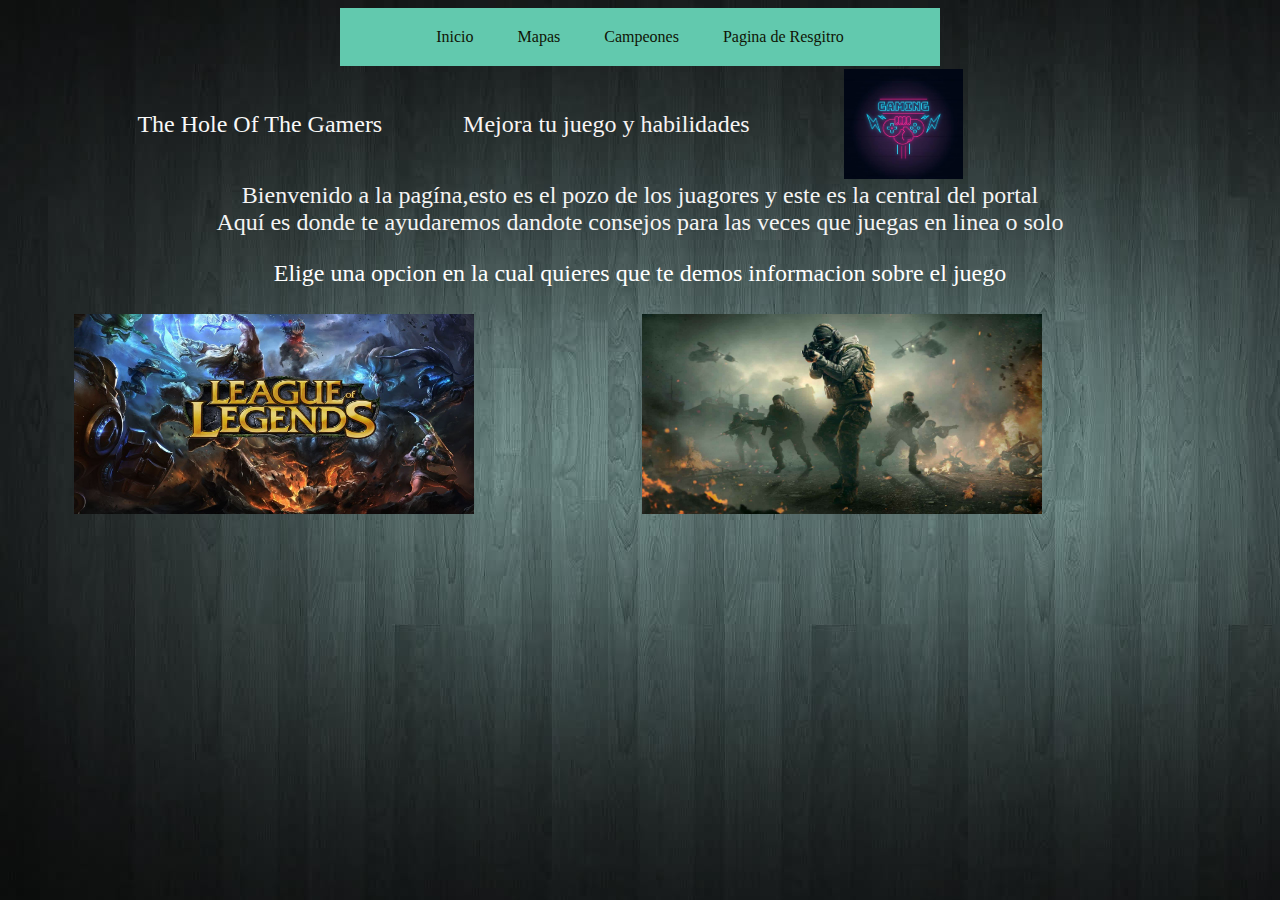
<file: index.HTML>
<!doctype html>
<html>
<head>
<meta charset="utf-8">
<title>Bienvenido Jugador </title>
<meta http-equiv="Content-Type" content="text/html; charset=utf-8"/>	
<link rel="stylesheet" type="text/css" href="css/Estilos.css">
</head>	
<body background="Imagenes/Fondo1.jpg"><center>  
	<ul class="menu">
		<li><a href="Paginas/Practica 7 Portal .HTML">Inicio</a></li>
		<li><a href="Paginas/Pagina secundaria lol.html">Mapas</a></li>
		<li><a href="Paginas/Campeones.html">Campeones</a></li>
		<li><a href="Paginas/FR.html">Pagina de Resgitro</a></li>
	</ul></center>
	<table align="center" width="80%">
	<tr>
		<td><font color="#F8F8F8" title="50%" size="+2">The Hole Of The Gamers</font></td>
		<td><font color="#F7F4F4" size="+2">Mejora tu juego y habilidades</font></td>
		<td width="30%"> <img src="Imagenes/IMG-20200402-WA0005.jpg" align="center" alt="logo"  width="40%"></td>
			</tr>
	</table>
	
	<center>
		<font color="#F4F4F4" size="+2"><hr3>Bienvenido a la pagína,esto es el pozo de los juagores y este es la central del portal</hr3><br>
			<hr4>Aquí es donde te ayudaremos dandote consejos para las veces que juegas en linea o solo  </hr4>
		</font>
		<font color="#FFFFFF" size="+2"> 	<p>Elige una opcion en la cual quieres que te demos informacion sobre el juego</p>
		</font></center>
		<table border="0" align="center" width="90%">
			<tr>
			<td><a href="Paginas/Pagina secundaria lol.html" >
				<img src="Imagenes/Lolsito.jpg" alt="Imagen de League of Legends" width="400" height="200"> </a></td>
			<td><a href="Paginas/Contruccion.html">
				<img src="Imagenes/cod.jpg" alt="Imagen de COD Mobile" width="400" height="200"></a></td>
			</tr>
		</table>
	
	
</body>
</html>
</file>
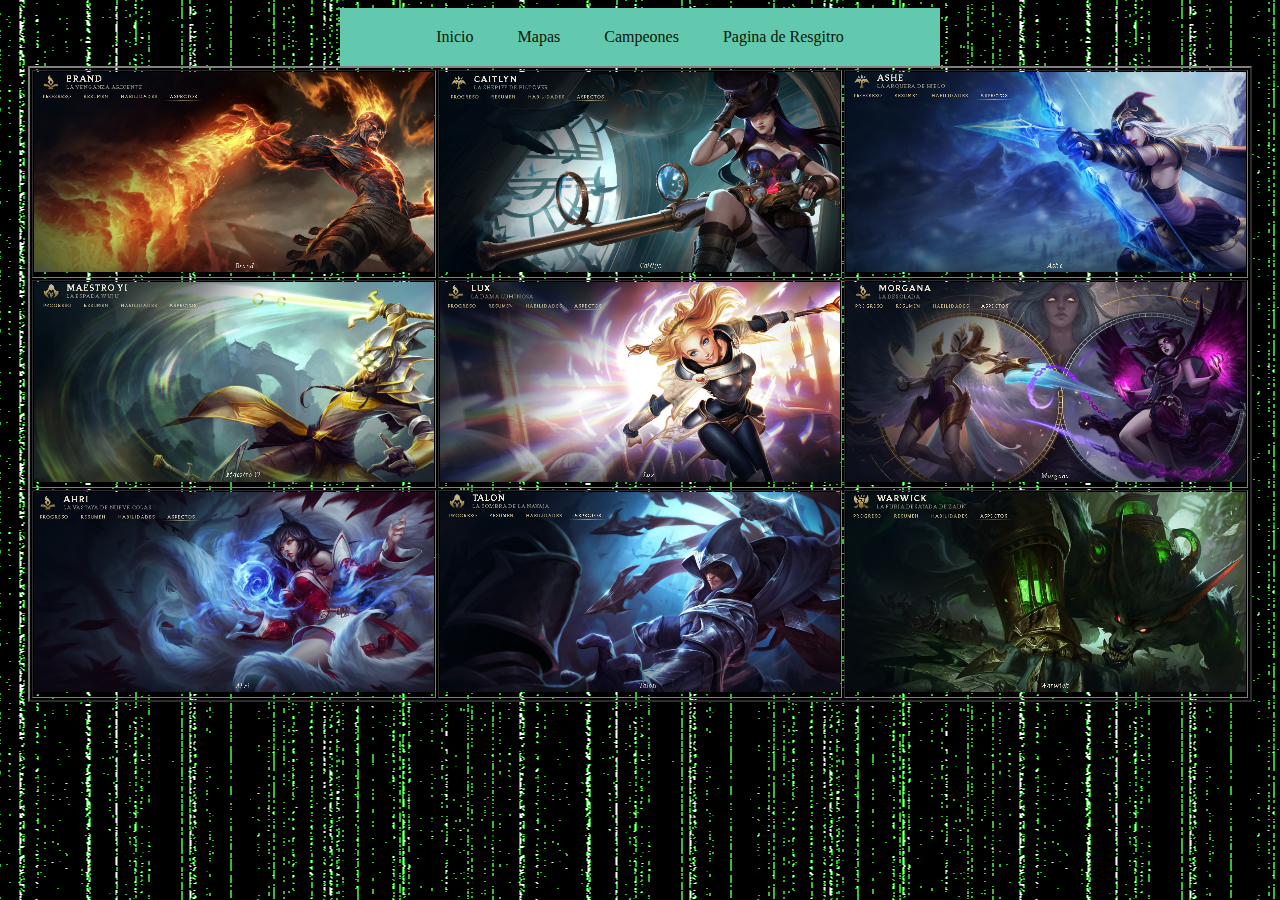
<file: Paginas/Campeones.html>
<!doctype html>
<html>
<head>
<meta charset="utf-8">
<title>Campeones</title>
<meta http-equiv="Content-Type" content="text/html; charset=utf-8"/>
	<link rel="stylesheet" type="text/css" href="../css/Estilos.css">
</head>

<body background="../Imagenes/Fondo%20animado.gif">
	<center>
	<ul class="menu">
		<li><a href="../index.HTML">Inicio</a></li>
		<li><a href="Pagina secundaria lol.html">Mapas</a></li>
		<li><a href="Campeones.html">Campeones</a></li>
		<li><a href="FR.html">Pagina de Resgitro</a></li>
	</ul></center>
	<table align="center" border="2"><tr>
			<td><img src="../Imagenes/Brand.png" width="400" height="200"></td>
			<td><img src="../Imagenes/Caitlyn.png" width="400" height="200"></td>
			<td><img src="../Imagenes/Ashe.png" width="400" height="200"></td>
		</tr><tr>
			<td><img src="../Imagenes/Yi.png" width="400" height="200"></td>
			<td><img src="../Imagenes/Lux.png" width="400" height="200"></td>
			<td><img src="../Imagenes/Morgana.png" width="400" height="200"></td>
		</tr><tr>
		<td><img src="../Imagenes/Ahri.png" width="400" height="200"></td>
		<td><img src="../Imagenes/Talon.png" width="400" height="200"></td>
		<td><img src="../Imagenes/Warwick.png" width="400" height="200"></td>
		</tr>
		
	
	</table>
	
</body>
</html>
</file>
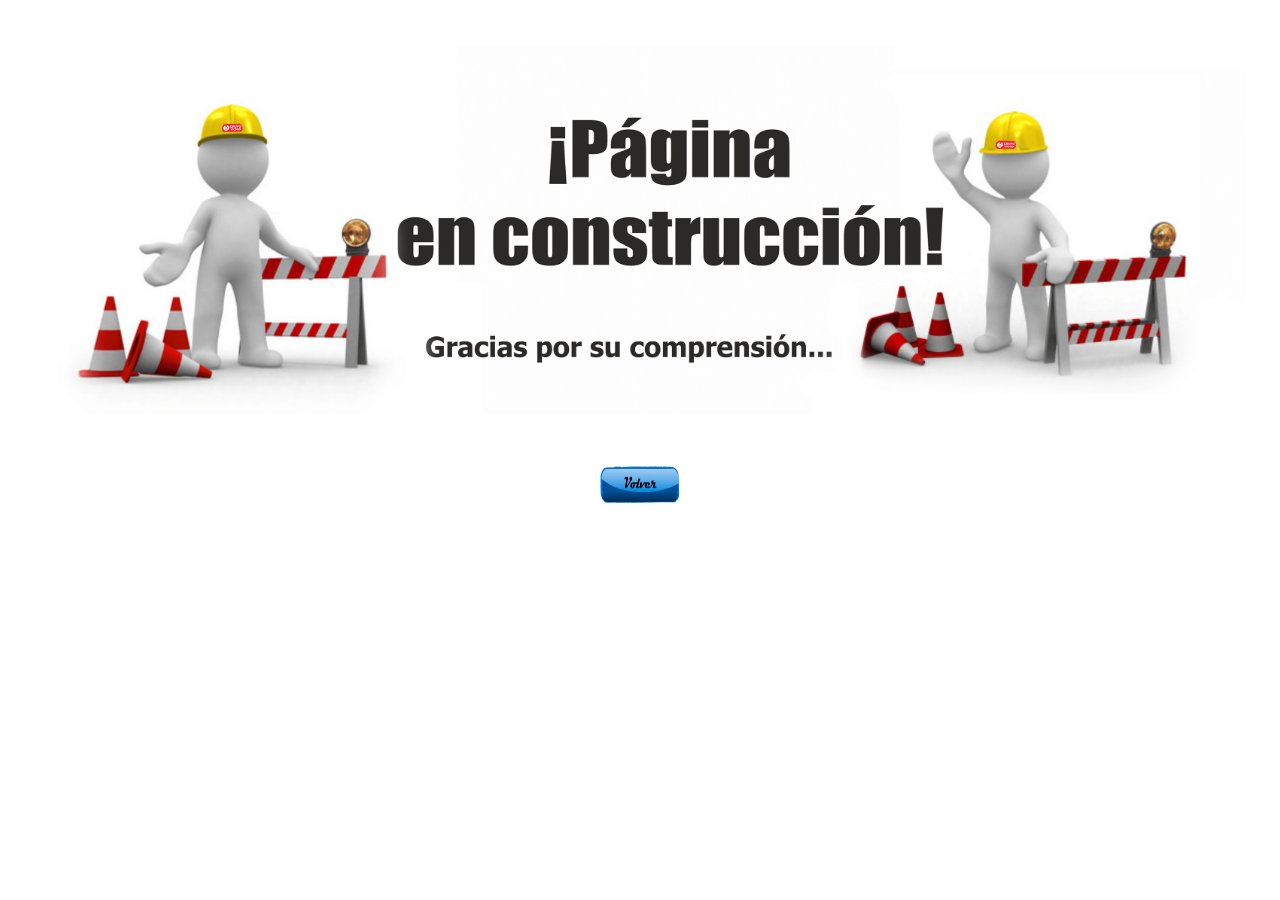
<file: Paginas/Contruccion.html>
<!doctype html>
<html>
<head>
<meta charset="utf-8">
<meta http-equiv="Content-Type" content="text/html; charset=utf-8"/>
<title>EN CONSTRUCCION</title>
<img src="../Imagenes/Contruccion.png" alt="Pagina en contrucción" width="100%" height="100%">
<body>
	<center><a href="../index.HTML"><img src="../Imagenes/Boton1.png" alt="Imagen de Volver" width="100" height="50"></a></center>
</body>
	</head>
	</html>
</file>
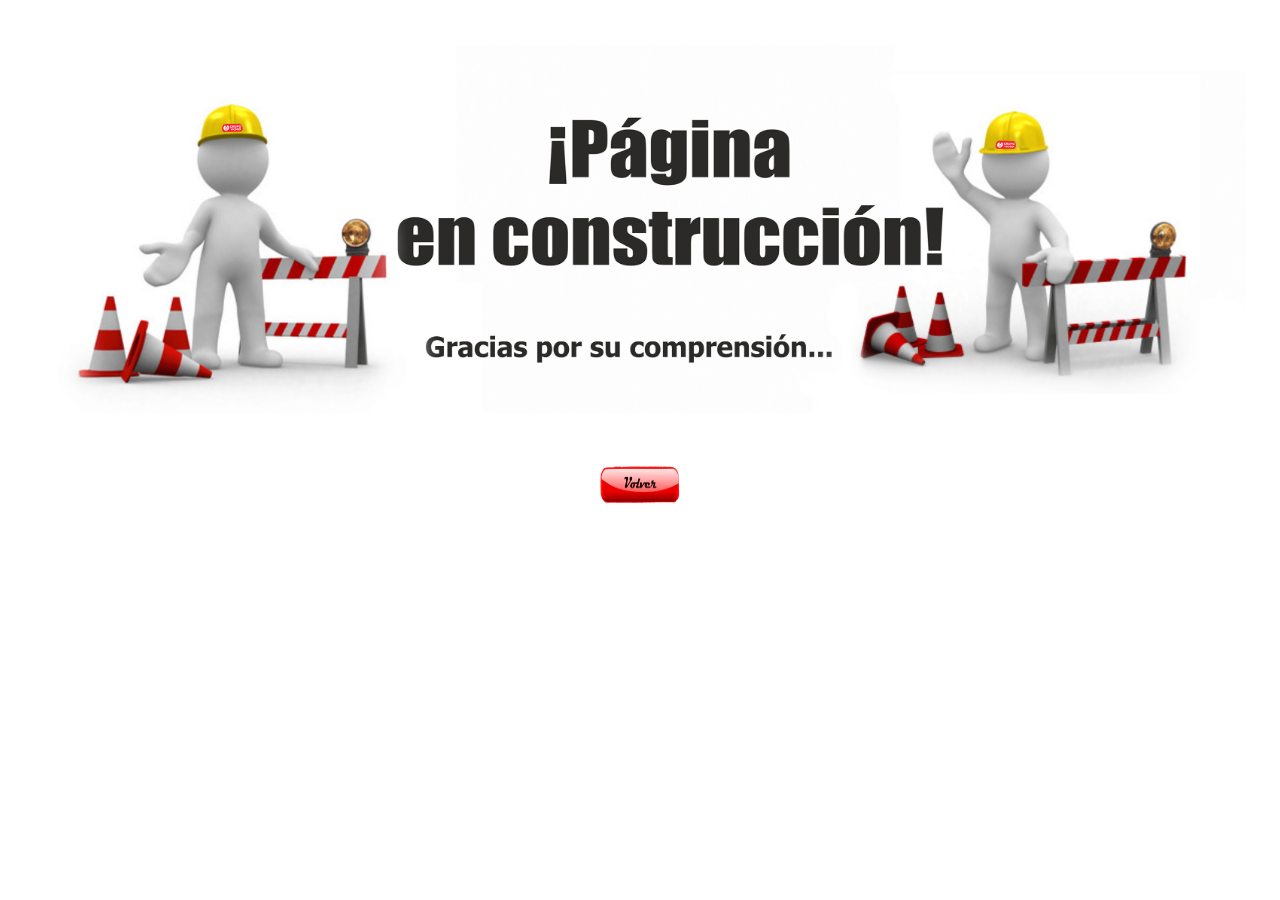
<file: Paginas/Contruccion2.html>
<!doctype html>
<html>
<head>
<meta charset="utf-8">
<meta http-equiv="Content-Type" content="text/html; charset=utf-8"/>
<title>EN CONSTRUCCION</title>
<img src="../Imagenes/Contruccion.png" alt="Pagina en contrucción" width="100%" height="100%">
<body>
	<center><a href="../index.HTML"><img src="../Imagenes/Boton2.png" alt="Imagen de Volver" width="100" height="50"></a></center>
</body>
	</head>
	</html>
</file>
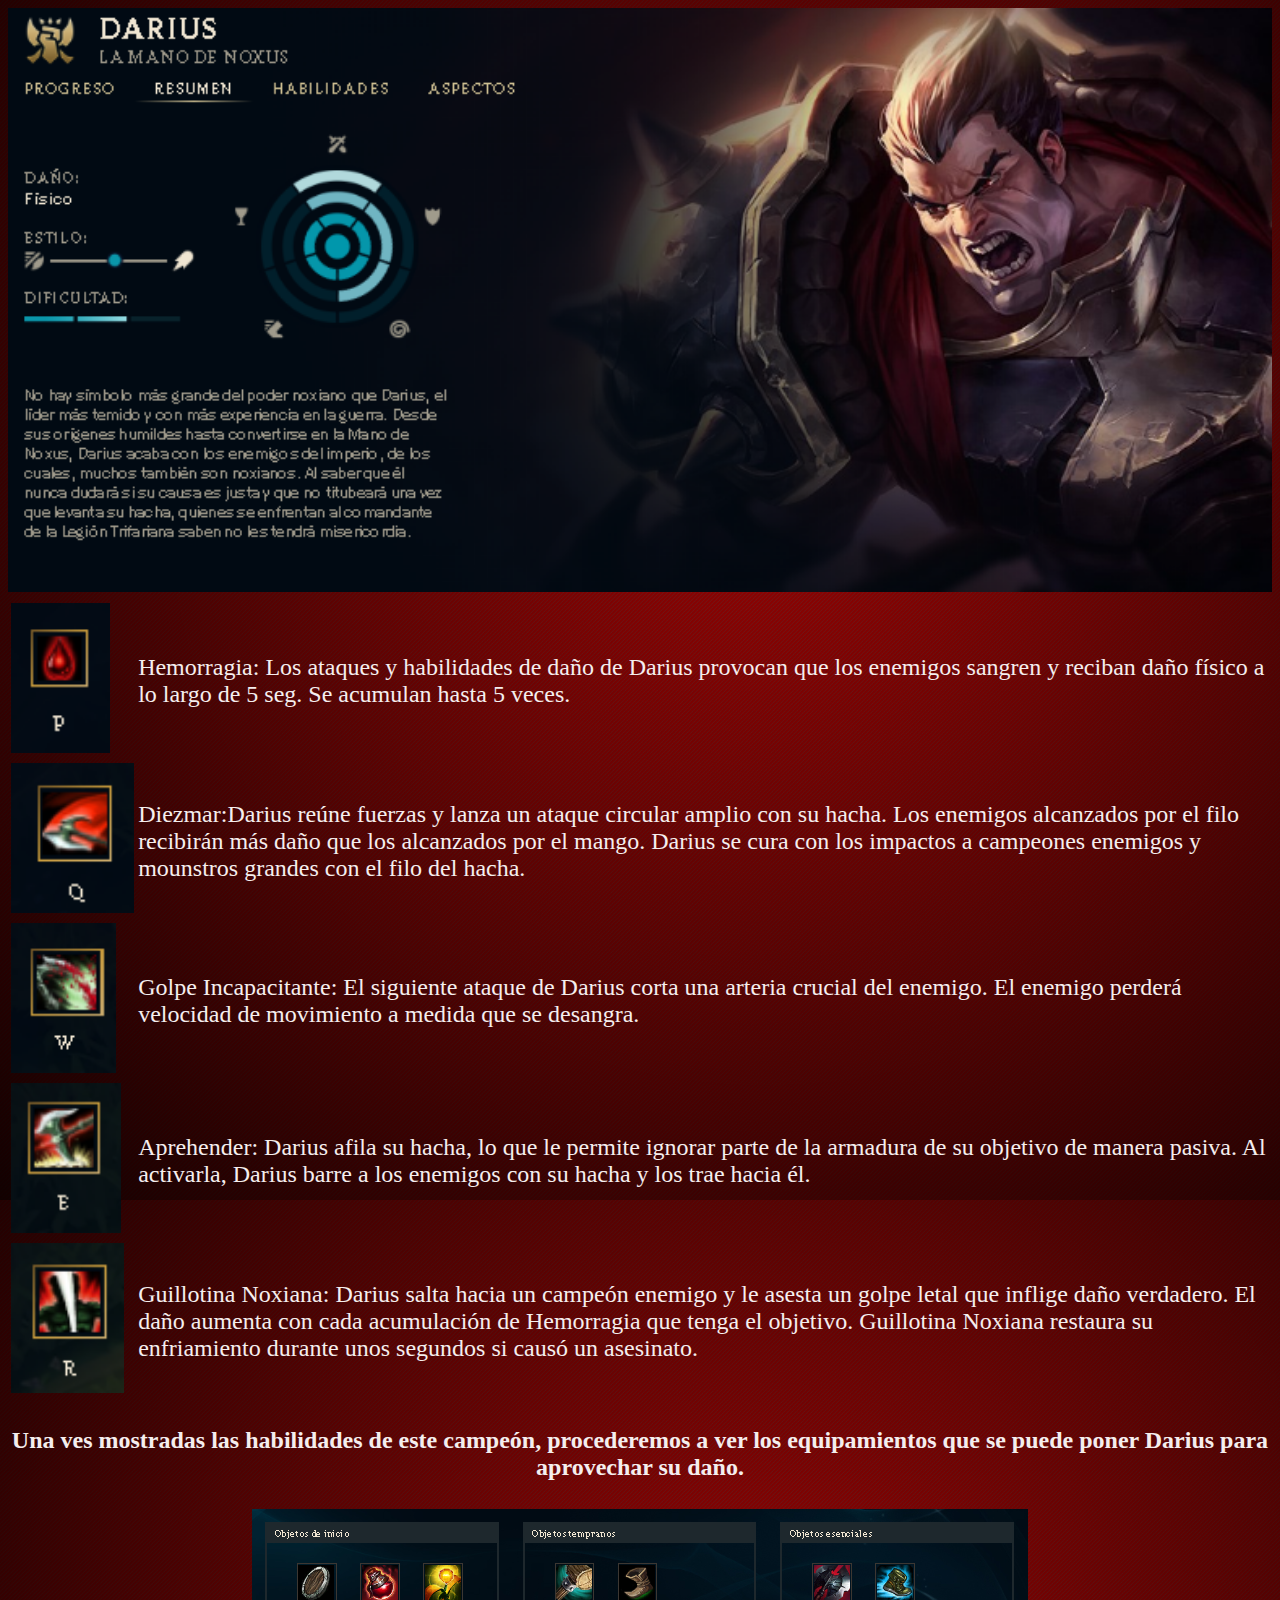
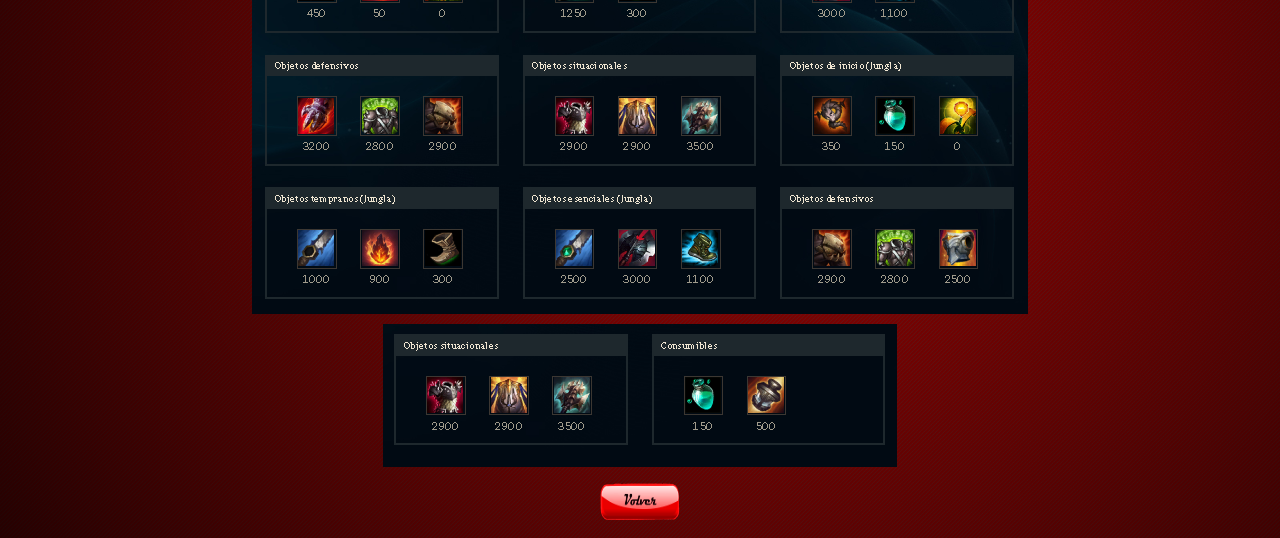
<file: Paginas/Darius.html>
<!doctype html>
<html>
<head>
<meta charset="utf-8">
<title>Darius</title>
</head>

<body background="../Imagenes/Fondo2.jpg">
	<img src="../Imagenes/Darius.jpg" alt="Imagen de especificaciones de Darius" height="100%" width="100%" aling="center">
	<font color="#F5EEEE" size="+2">
	<table><tr>
		<tr><td><img src="../Imagenes/Darius%20Pasiva.png" alt="Pasiva Darius" height="150"></td>
		<td><p>Hemorragia: Los ataques y habilidades de daño de Darius provocan que los enemigos sangren y reciban daño físico a lo largo de 5 seg. Se acumulan hasta 5 veces.</p></td></tr>
		<tr><td><img src="../Imagenes/Darius%20Q.png" alt="Habilidad Q darius" height="150"></td>
		<td><p>Diezmar:Darius reúne fuerzas y lanza un ataque circular amplio con su hacha. Los enemigos alcanzados por el filo recibirán más daño que los alcanzados por el mango. Darius se cura con los impactos a campeones enemigos y mounstros grandes con el filo del hacha.</p></td></tr>
		<tr><td><img src="../Imagenes/Darius%20W.png" alt="Habilidad W Darius" height="150"></td>
		<td><p> Golpe Incapacitante: El siguiente ataque de Darius corta una arteria crucial del enemigo. El enemigo perderá velocidad de movimiento a medida que se desangra.</p></td></tr>
		<tr><td><img src="../Imagenes/Darius%20E.png" alt="Hbailidad E Darius" height="150"></td>
		<td><p>Aprehender: Darius afila su hacha, lo que le permite ignorar parte de la armadura de su objetivo de manera pasiva. Al activarla, Darius barre a los enemigos con su hacha y los trae hacia él.</p></td></tr>
		<tr><td><img src="../Imagenes/Darius%20R.png" alt="Habilidad R dairus" height="150"></td>
		<td><p>Guillotina Noxiana: Darius salta hacia un campeón enemigo y le asesta un golpe letal que inflige daño verdadero. El daño aumenta con cada acumulación de Hemorragia que tenga el objetivo. Guillotina Noxiana restaura su enfriamiento durante unos segundos si causó un asesinato.</p></td></tr>
		<tr><th colspan="2"><p>Una ves mostradas las habilidades de este campeón, procederemos a ver los equipamientos que se puede poner Darius para aprovechar su daño.</p></th></tr>
		<tr><th colspan="2"><img src="../Imagenes/Darius%20Equipamiento.png" alt="Objetos recomendados Darius"></th></tr>
		<tr><th colspan="2"><img src="../Imagenes/Darius%20Equipamiento1.png" alt="Objeto recomendados Darius 1"></th></tr>
		
		
		</tr></table>
	
	</font>
	
	<center><a href="Pagina secundaria lol.html"><img src="../Imagenes/Boton2.png" alt="Imagen de volver" width="100" height="50"></a></center>
</body>
</html>
</file>
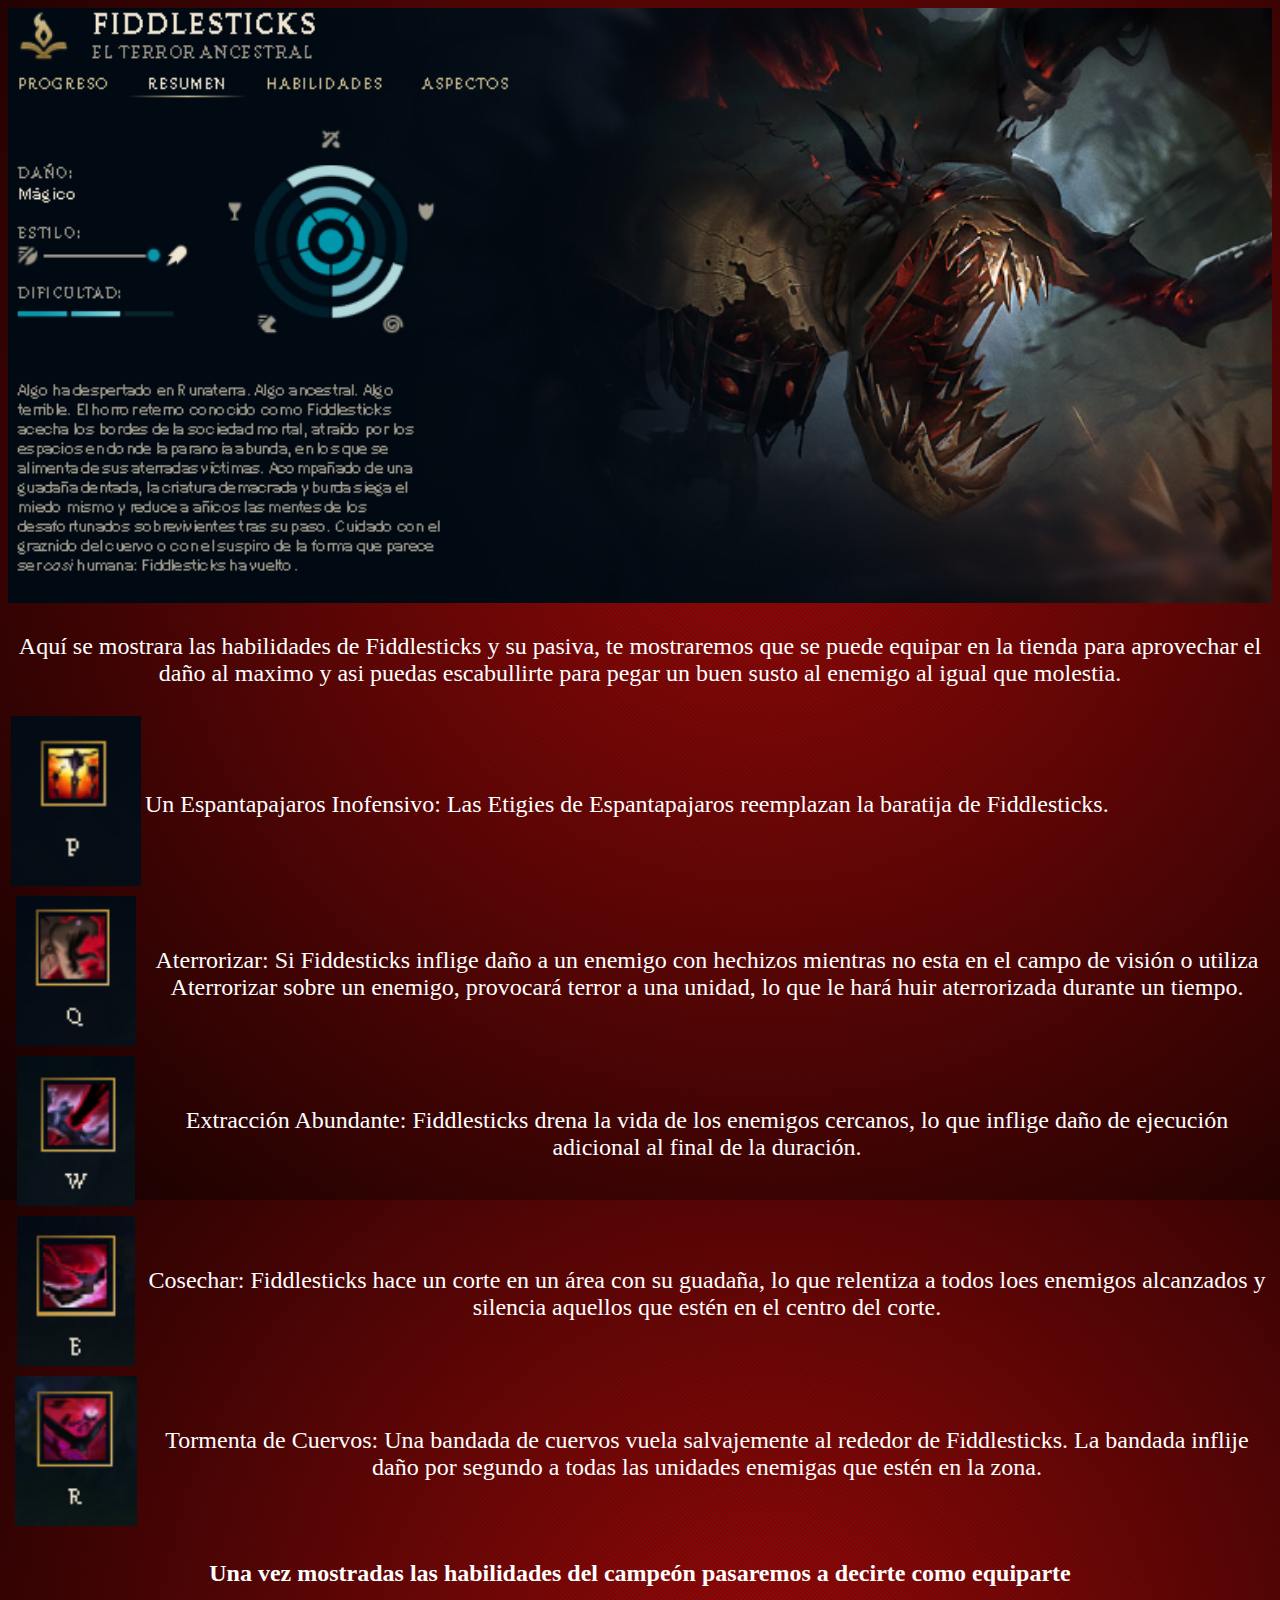
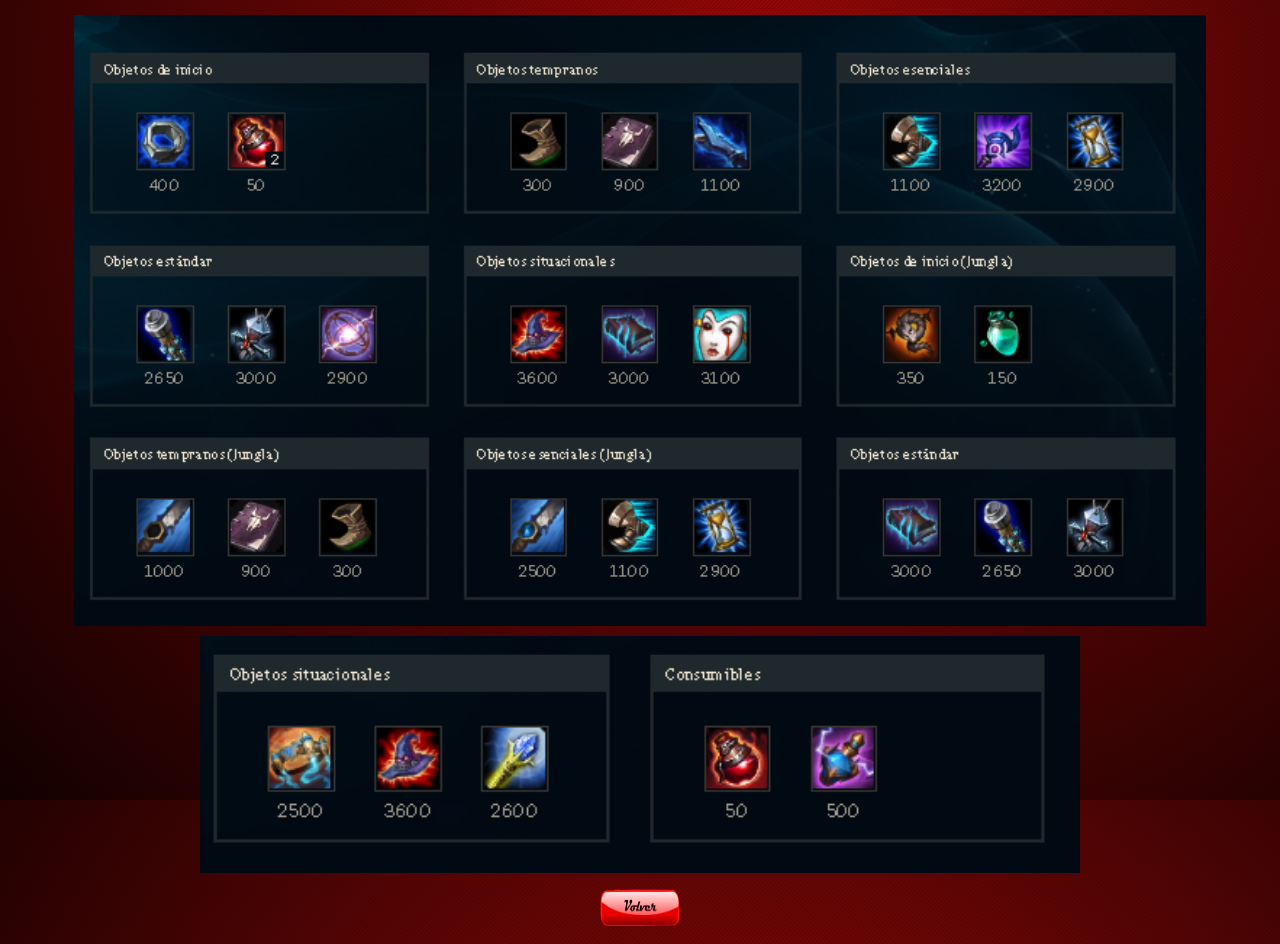
<file: Paginas/Fiddlestick.html>
<!doctype html>
<html>
<head>
<meta charset="utf-8">
<title>Fiddelstick</title>
</head>

<body background="../Imagenes/Fondo2.jpg">
	
	<img src="../Imagenes/Fiddlestick.jpg" alt="Imagen de especificaciones de Fiddelstick" aling="center" height="100%" width="100%">
	<font color="#FFFFFF" size="+2"><p align="center"> Aquí se mostrara las habilidades de Fiddlesticks y su pasiva, te mostraremos que se puede equipar en la tienda para aprovechar el daño al maximo y asi puedas escabullirte para pegar un buen susto al enemigo al igual que molestia. </p>
	
	<table>
		<tr>
			<tr><td><img src="../Imagenes/Pasiva%20Fide.png" alt="Pasiva" height="170"></td>
		<td><p>Un Espantapajaros Inofensivo: Las Etigies de Espantapajaros reemplazan la baratija de Fiddlesticks.</p></td></tr>
			<tr align="center">
			<td><img src="../Imagenes/Fide%20habilidades%20Q.png" alt="Q" height="150"></td> <td><p>Aterrorizar: Si Fiddesticks inflige daño a un enemigo con hechizos mientras no esta en el campo de visión o utiliza Aterrorizar sobre un enemigo, provocará terror a una unidad, lo que le hará huir aterrorizada durante un tiempo.</p> </td>
		</tr>
		<tr align="center"><td><img src="../Imagenes/Fide%20habilidad%20W.png" alt="W" height="150"></td>
			<td><p>Extracción Abundante: Fiddlesticks drena la vida de los enemigos cercanos, lo que inflige daño de ejecución adicional al final de la duración.</p></td></tr>
		<tr align="center"> <td><img src="../Imagenes/Fide%20habilidad%20E.png" alt="Fide Habilidad E" height="150"></td>
		<td> <p>Cosechar: Fiddlesticks hace un corte en un área con su guadaña, lo que relentiza a todos loes enemigos alcanzados y silencia aquellos que estén en el centro del corte.</p></td></tr>
		<tr align="center"> <td> <img src="../Imagenes/Fide%20habilidad%20R.png" alt="Fide Habilidad R" height="150"></td>
		<td><p>Tormenta de Cuervos: Una bandada de cuervos vuela salvajemente al rededor de Fiddlesticks. La bandada inflije daño por segundo a todas las unidades enemigas que estén en la zona.</p></td></tr>
		<tr><th colspan="2"> <p>Una vez mostradas las habilidades del campeón pasaremos a decirte como equiparte </p></th></tr>
		<tr align="center"><th colspan="2"><img src="../Imagenes/Conjuntos%20de%20objectos%20recomendados%20fide%201.png" alt="Equipamiento" height="90%" width="90%"> </th> </tr>
		<tr align="center"><th colspan="2"> <img src="../Imagenes/Conjuntos%20de%20objectos%20recomendados%20fide%202.png" alt="Equipamiento2" height="70%" width="70%"></th> </tr>
		
		
		</tr>
</table>
	</font>
	<center><a href="Pagina secundaria lol.html"><img src="../Imagenes/Boton2.png" alt="Imagen de volver" width="100" height="50"></a></center>
</body>
</html>
</file>
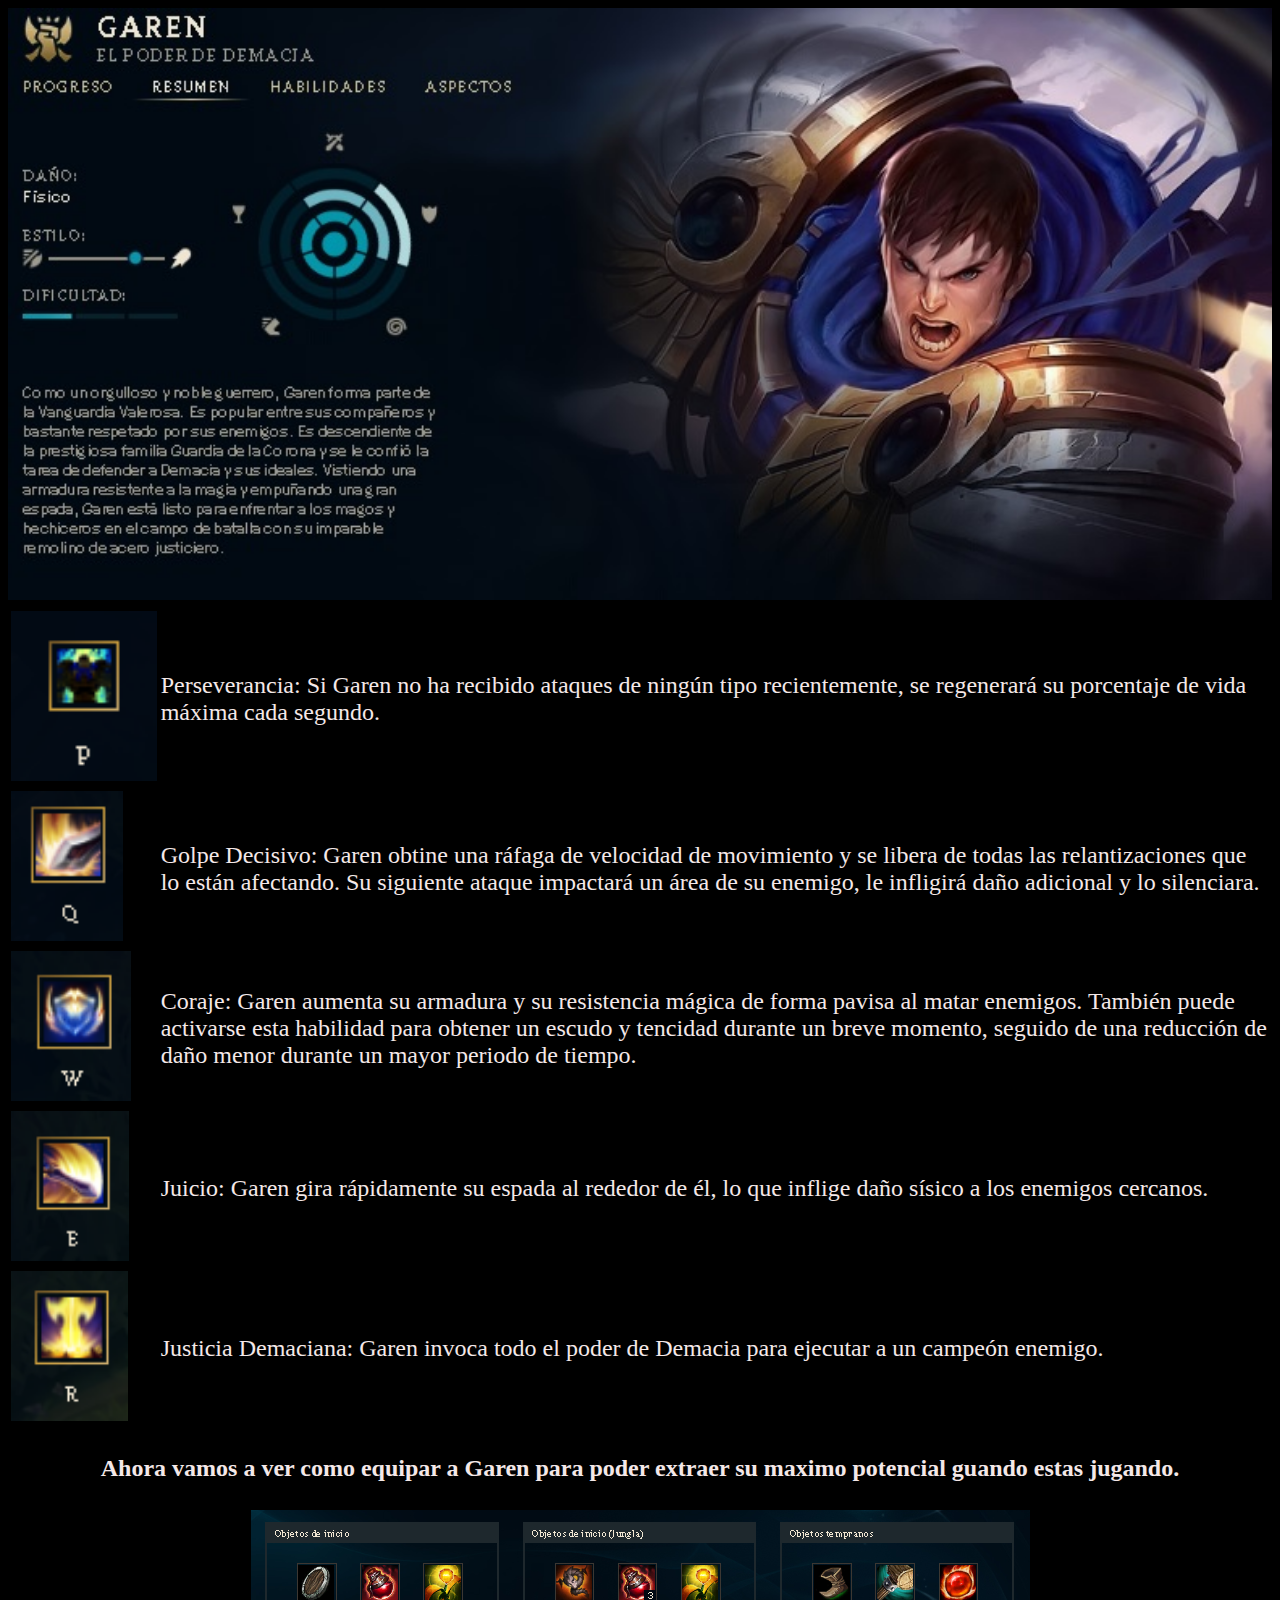
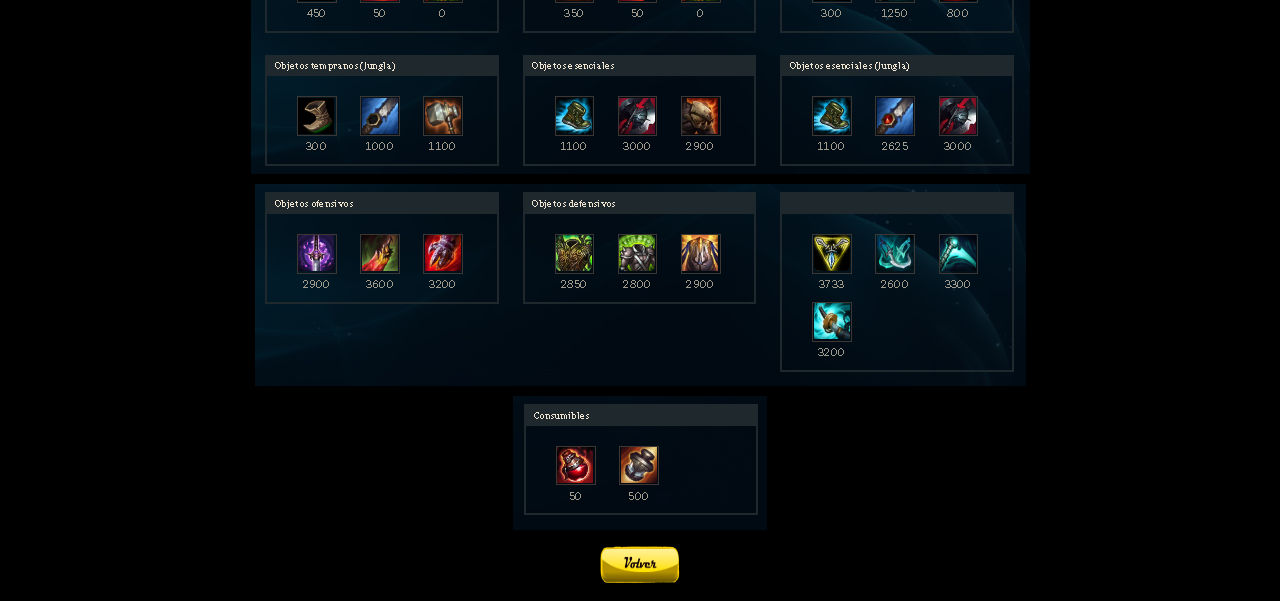
<file: Paginas/Garen.html>
<!doctype html>
<html>
<head>
<meta charset="utf-8">
<title>Garen</title>
</head>

<body bgcolor="#000000">
	<img src="../Imagenes/Garen.jpg" alt="Imagen de especificaciones de Garen" height="100%" width="100%" aling="center">
	<font color="#F4E8E8" size="+2">
	<table><tr>
		<tr><td><img src="../Imagenes/Garen%20pasiva.png" alt="Pasiva de Garen" height="170"></td>
		<td><p>Perseverancia: Si Garen no ha recibido ataques de ningún tipo recientemente, se regenerará su porcentaje de vida máxima cada segundo.</p></td></tr>
		<tr><td><img src="../Imagenes/Garen%20Q.png" alt="Habilidad Q Garen" height="150"></td>
		<td><p>Golpe Decisivo: Garen obtine una ráfaga de velocidad de movimiento y se libera de todas las relantizaciones que lo están afectando. Su siguiente ataque impactará un área de su enemigo, le infligirá daño adicional y lo silenciara.</p></td></tr>
		<tr><td><img src="../Imagenes/Garen%20W.png" alt="Habilidad W Garen" height="150"></td>
		<td><p>Coraje: Garen aumenta su armadura y su resistencia mágica de forma pavisa al matar enemigos. También puede activarse esta habilidad para obtener un escudo y tencidad durante un breve momento, seguido de una reducción de daño menor durante un mayor periodo de tiempo.</p></td></tr>
		<tr><td><img src="../Imagenes/Garen%20E.png" alt="Habilidad E Garen" height="150"></td>
		<td><p>Juicio: Garen gira rápidamente su espada al rededor de él, lo que inflige daño sísico a los enemigos cercanos.</p></td></tr>
		<tr><td><img src="../Imagenes/Garen%20R.png" alt="Habilidad R Garen" height="150"></td>
		<td><p>Justicia Demaciana: Garen invoca todo el poder de Demacia para ejecutar a un campeón enemigo.</p></td></tr>
		<th colspan="2"><p>Ahora vamos a ver como equipar a Garen para poder extraer su maximo potencial guando estas jugando.</p></th>
		<tr><th colspan="2"><img src="../Imagenes/Garen%20Objectos.png" alt="Recomendacion de objetos"></th></tr>
		<tr><th colspan="2"><img src="../Imagenes/Garen%20Objectos1.png" alt="Recomendacion de objetos1"></th></tr>
		<tr><th colspan="2"><img src="../Imagenes/Garen%20Objectos2.png" alt="Recomendacion de objetos2"></th></tr>
		
		
		</tr></table>
	</font>
	<center><a href="Pagina secundaria lol.html"><img src="../Imagenes/Boton4.png" alt="Imagen de volver" width="100" height="50"></a></center>
</body>
</html>
</file>
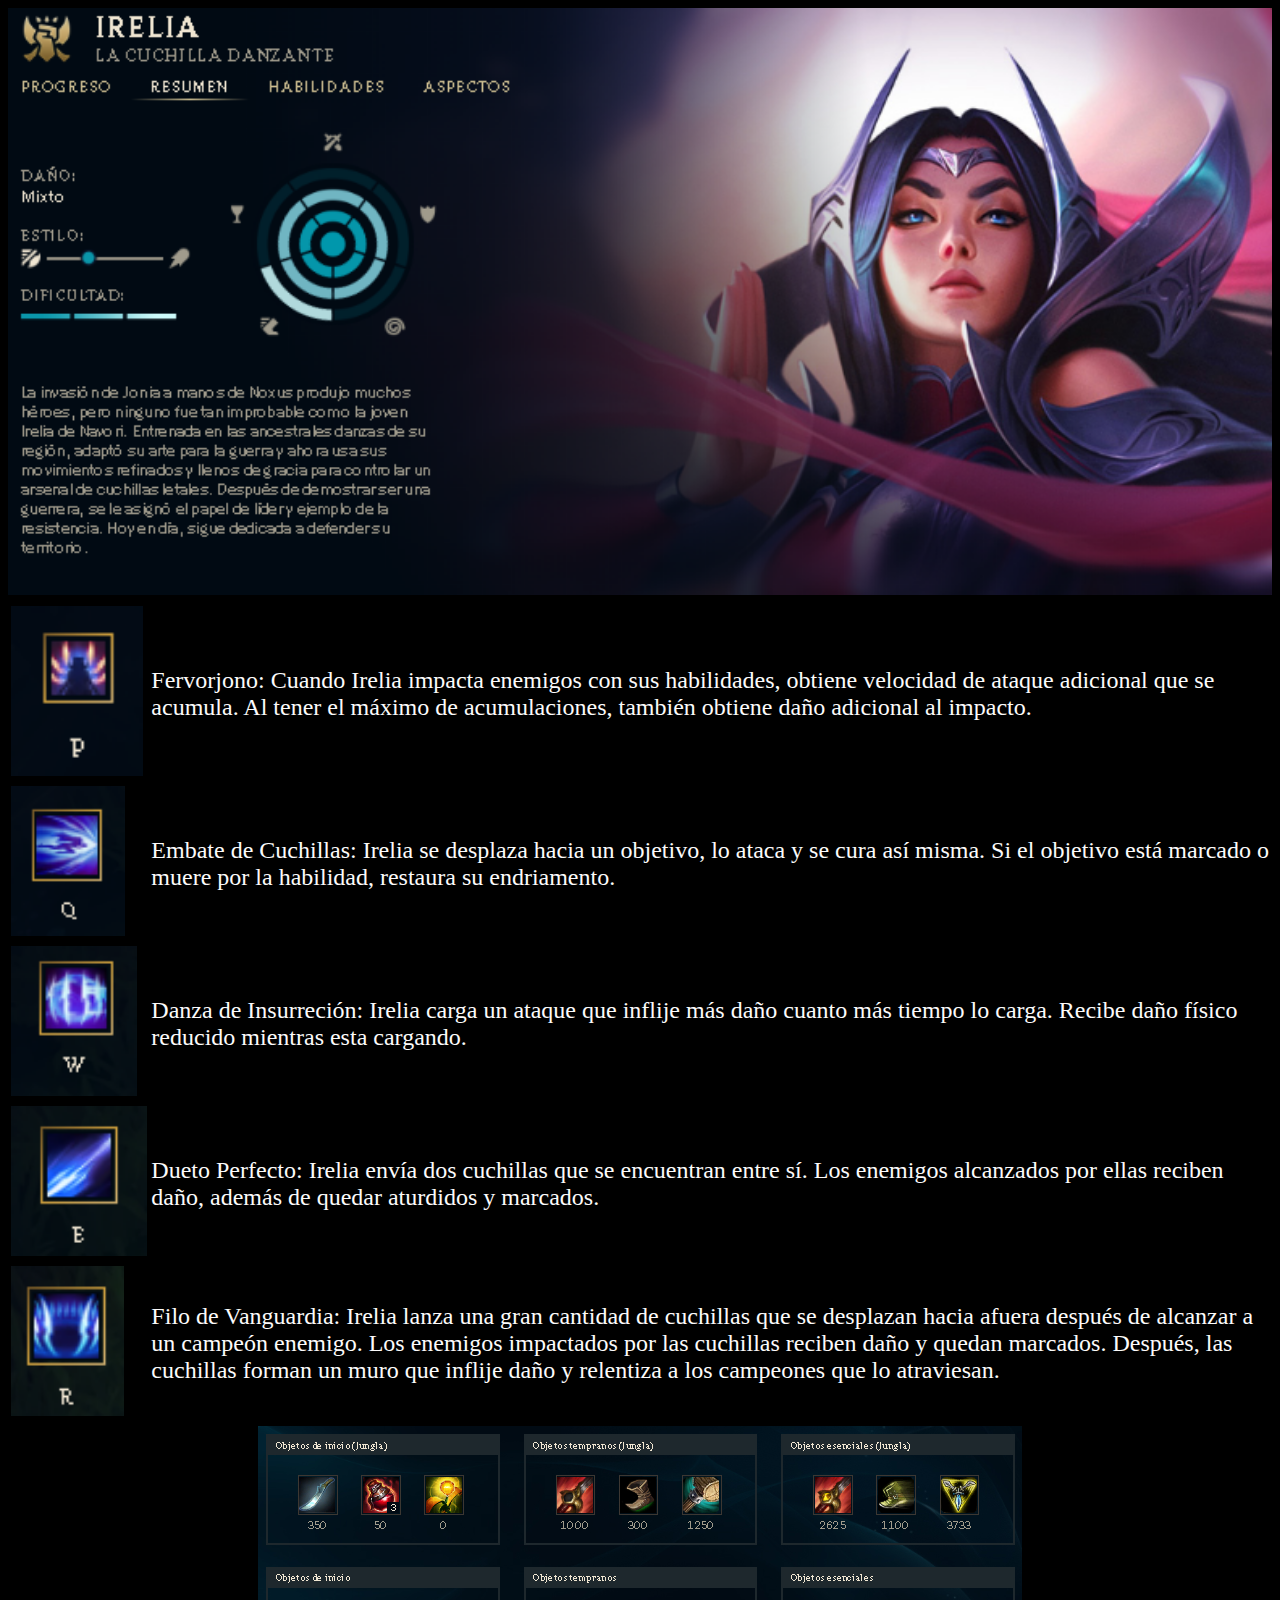
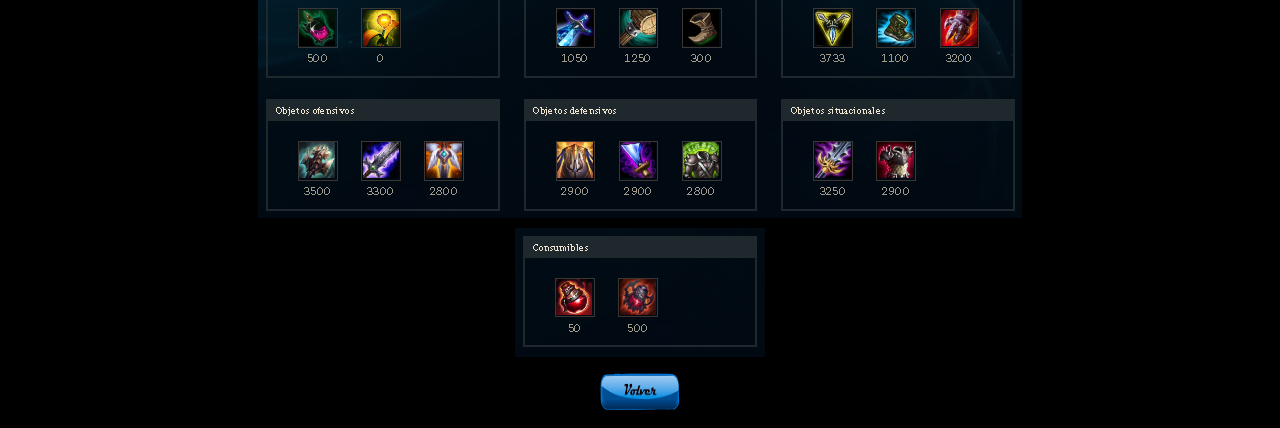
<file: Paginas/Irelia.html>
<!doctype html>
<html>
<head>
<meta charset="utf-8">
<title>Irelia</title>
</head>

<body bgcolor="#000000">
	<img src="../Imagenes/Irelia.jpg" alt="Imagen de especificacion de Irelia" aling="center" height="100%" width="100%">
	<font color="#FCFBFB" size="+2">
	<table><tr>
		<tr><td><img src="../Imagenes/Irelia%20pasiva.png" alt="Pasiva de Irelia" height="170"></td>
		<td><p>Fervorjono: Cuando Irelia impacta enemigos con sus habilidades, obtiene velocidad de ataque adicional que se acumula. Al tener el máximo de acumulaciones, también obtiene daño adicional al impacto.</p></td></tr>
		<tr><td><img src="../Imagenes/Irelia%20Q.png" alt="Habilidad Q Irelia" height="150"></td>
		<td><p>Embate de Cuchillas: Irelia se desplaza hacia un objetivo, lo ataca y se cura así misma. Si el objetivo está marcado o muere por la habilidad, restaura su endriamento.</p></td></tr>
		<tr><td><img src="../Imagenes/Irelia%20W.png" alt="Habiliad Irelia W" height="150"></td>
		<td><p>Danza de Insurreción: Irelia carga un ataque que inflije más daño cuanto más tiempo lo carga. Recibe daño físico reducido mientras esta cargando.</p></td></tr>
		<tr><td><img src="../Imagenes/Irelia%20E.png" alt="Hbailidad Irelia E" height="150"></td>
		<td><p>Dueto Perfecto: Irelia envía dos cuchillas que se encuentran entre sí. Los enemigos alcanzados por ellas reciben daño, además de quedar aturdidos y marcados.</p></td></tr>
		<tr><td><img src="../Imagenes/Irelia%20R.png" alt="Habilidad R Irelia" height="150"></td>
		<td><p>Filo de Vanguardia: Irelia lanza una gran cantidad de cuchillas que se desplazan hacia afuera después de alcanzar a un campeón enemigo. Los enemigos impactados por las cuchillas reciben daño y quedan marcados. Después, las cuchillas forman un muro que inflije daño y relentiza a los campeones que lo atraviesan.</p></td></tr>
		<tr><th colspan="2"><img src="../Imagenes/Irelia%20Objetos.png" alt="Recomendación Objetos"></th></tr>
		<tr><th colspan="2"><img src="../Imagenes/Irelia%20Recomendado%201.png" alt="Recomendación Objetos"></th></tr>
		
		</tr></table>
	</font>
	
	
	<center><a href="Pagina secundaria lol.html"><img src="../Imagenes/Boton1.png" alt="Imagen de volver" width="100" height="50"></a></center>
</body>
</html>
</file>
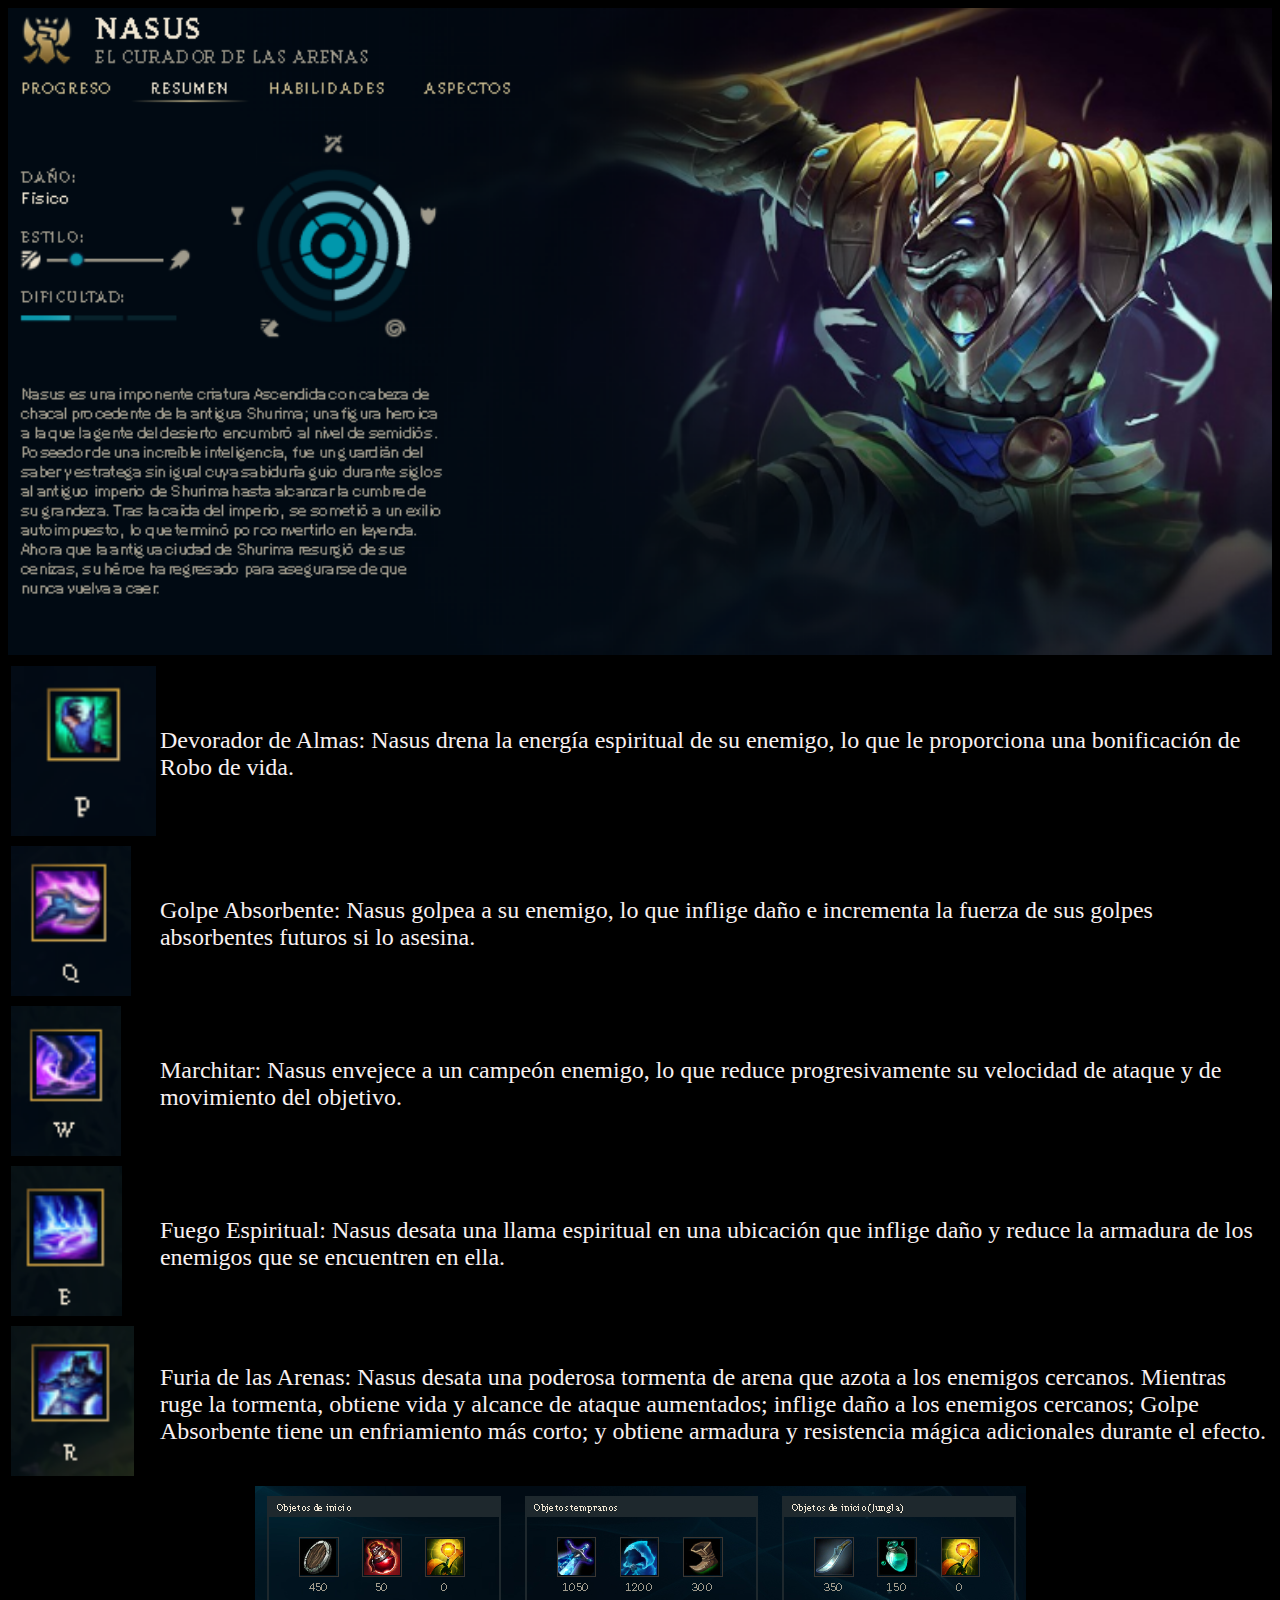
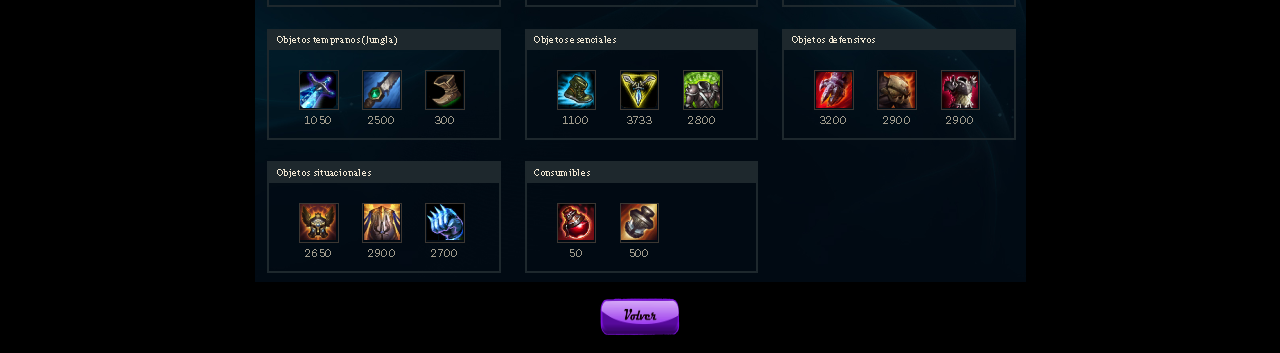
<file: Paginas/Nasus.html>
<!doctype html>
<html>
<head>
<meta charset="utf-8">
<title>Nasus</title>
</head>

<body bgcolor="#000000">
	<img src="../Imagenes/Nasus.jpg" alt="Imagen de especificaciones de Nasus" aling="center" height="100%" width="100%">
	<font color="#F8F0F1" size="+2">
	<table><tr>
		<tr><td><img src="../Imagenes/Nasus%20pasiva.png" alt="Pasiva de Nasus" height="170"></td>
		<td><p>	Devorador de Almas: Nasus drena la energía espiritual de su enemigo, lo que le proporciona una bonificación de Robo de vida.</p></td></tr>
		<tr><td><img src="../Imagenes/Nasus%20Q.png" alt="Habilidad Q Nasus" height="150"></td>
		<td><p>Golpe Absorbente: Nasus golpea a su enemigo, lo que inflige daño e incrementa la fuerza de sus golpes absorbentes futuros si lo asesina. </p></td></tr>
		<tr><td><img src="../Imagenes/Nasus%20W.png" alt="Habilidad W Nasus" height="150"></td>
		<td><p>Marchitar: Nasus envejece a un campeón enemigo, lo que reduce progresivamente su velocidad de ataque y de movimiento del objetivo. </p></td></tr>
		<tr><td><img src="../Imagenes/Nasus%20E.png" alt="Habilidad E Nasus" height="150"></td>
		<td><p> Fuego Espiritual: Nasus desata una llama espiritual en una ubicación que inflige daño y reduce la armadura de los enemigos que se encuentren en ella. </p></td></tr>
		<tr><td><img src="../Imagenes/Nasus%20R.png" alt="Habilidad R Nasus" height="150"></td>
		<td><p> Furia de las Arenas: Nasus desata una poderosa tormenta de arena que azota a los enemigos cercanos. Mientras ruge la tormenta, obtiene vida y alcance de ataque aumentados; inflige daño a los enemigos cercanos; Golpe Absorbente tiene un enfriamiento más corto; y obtiene armadura y resistencia mágica adicionales durante el efecto.</p></td></tr>
		<tr><th colspan="2"><img src="../Imagenes/Recomendado%20Nasus.png" alt="Objetos recomendados"></th></tr>
		
		
		</tr></table>
	
	</font>
	
	<center><a href="Pagina secundaria lol.html"><img src="../Imagenes/Boton5.png" alt="Imagen del boton Volver" width="100" height="50"></a>
	</center>
	
</body>
</html>
</file>
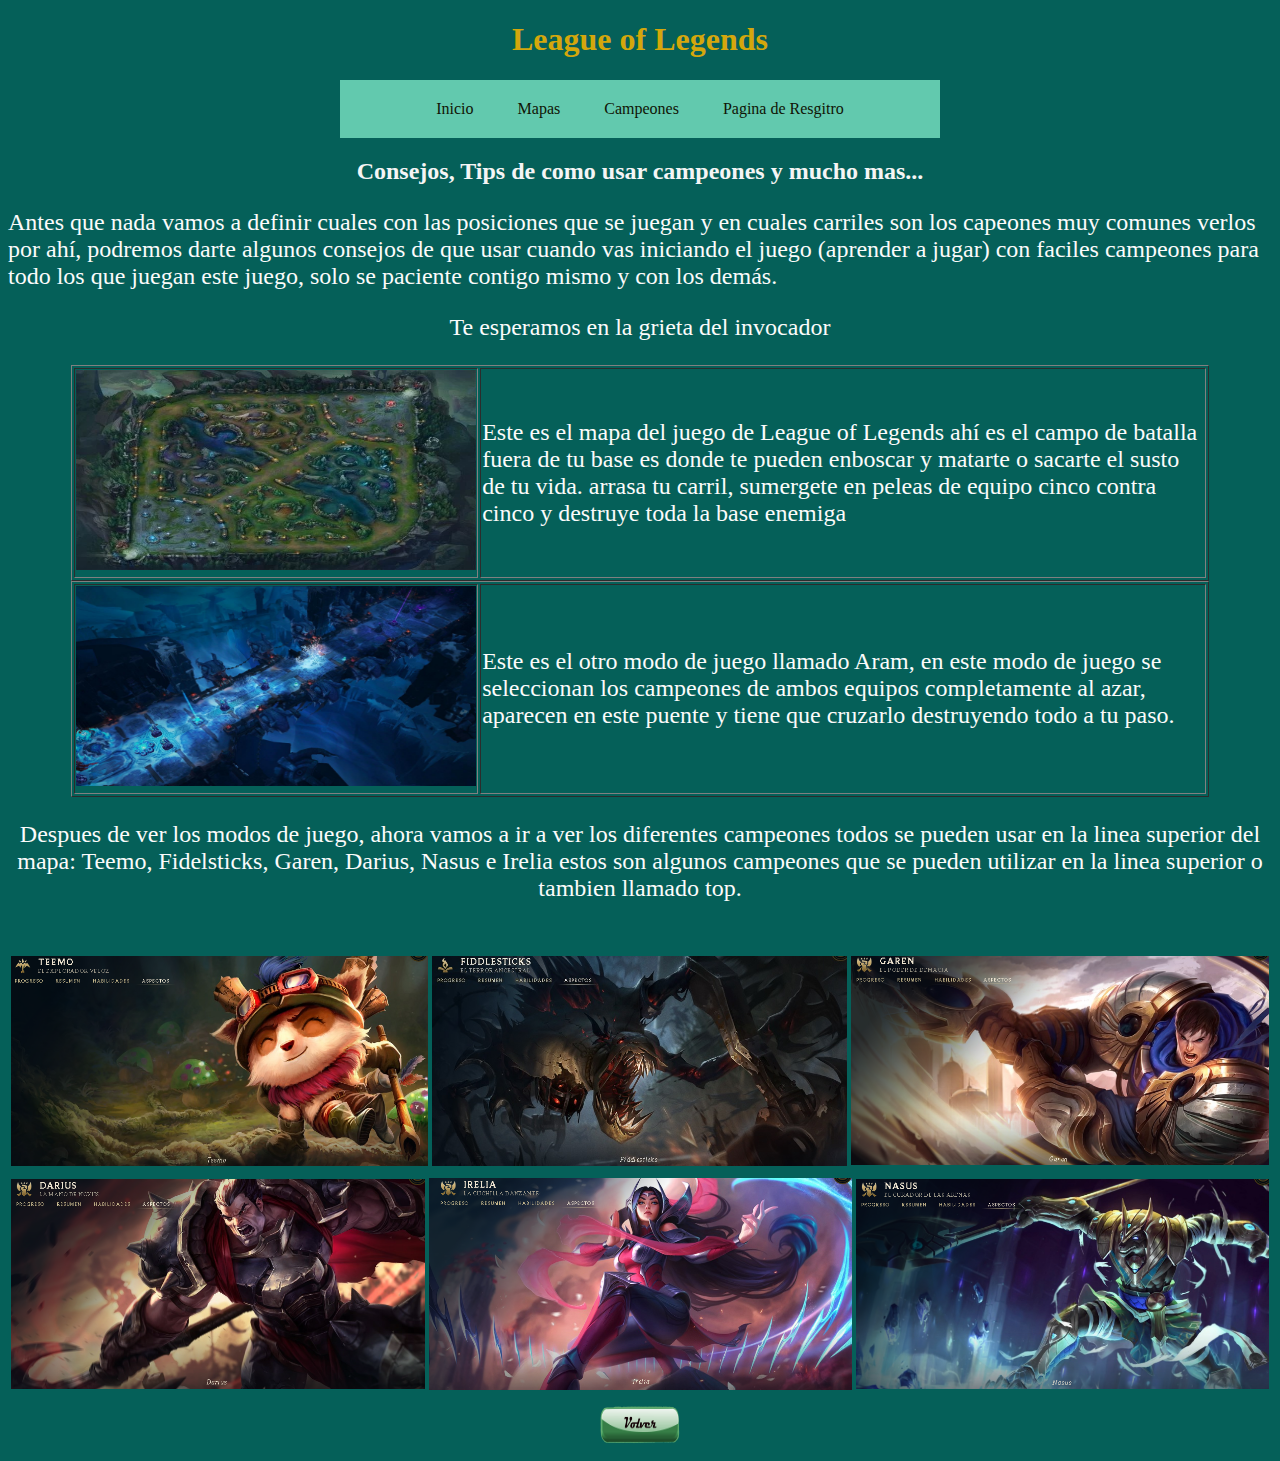
<file: Paginas/Pagina secundaria lol.html>
<!doctype html>
<html>
<head>
<meta charset="utf-8">
<title>Pagina secundaria</title>
	<meta http-equiv="Content-Type" content="text/html; charset=utf-8"/>
	<link rel="stylesheet" type="text/css" href="../css/Estilos.css">
</head>

<body bgcolor="#056059"> <center><font color="#D4A70C"><h1> League of Legends</h1></font> 
	<ul class="menu">
		<li><a href="../index.HTML">Inicio</a></li>
		<li><a href="Pagina secundaria lol.html">Mapas</a></li>
		<li><a href="Campeones.html">Campeones</a></li>
		<li><a href="FR.html">Pagina de Resgitro</a></li>
	</ul>
	<font color="#F5F5F5"> <h2> Consejos, Tips de como usar campeones y mucho mas... </h2>
		</font></center>
	<font color="#FBFBFB" size="+2"><p> Antes que nada vamos a definir cuales con las posiciones que se juegan y en cuales carriles son los capeones muy comunes verlos por ahí, podremos darte algunos consejos de que usar cuando vas iniciando el juego (aprender a jugar) con faciles campeones para todo los que juegan este juego, solo se paciente contigo mismo y con los demás.</p>
		<center><p> Te esperamos en la grieta del invocador</p></center>
		<table border="1" align="center" width="90%">
			<tr>
			<td><a href="Campeones.html"><img src="../Imagenes/mapa%20de%20lol.jpg" alt="mapa del juego" width="400" height="200"></a></td> 
		<td><p> Este es el mapa del juego de League of Legends ahí es el campo de batalla fuera de tu base es donde te pueden enboscar y matarte o sacarte el susto de tu vida. arrasa tu carril, sumergete en peleas de equipo cinco contra cinco y destruye toda la base enemiga</p>
			</td>
			</tr></table>
		<table border="1" align="center" width="90%">
		<tr>
			<td><img src="../Imagenes/Aram.jpg" alt="mapa de aram" width="400" height="200"></td>
			<td><p> Este es el otro modo de juego llamado Aram, en este modo de juego se seleccionan los campeones de ambos equipos completamente al azar, aparecen en este puente y tiene que cruzarlo destruyendo todo a tu paso. </p></td>
		</tr>
		</table>
		
		<p align="center">
			Despues de ver los modos de juego, ahora vamos a ir a ver los diferentes campeones todos se pueden usar en la linea superior del mapa:
		Teemo, Fidelsticks, Garen, Darius, Nasus e Irelia estos son algunos campeones que se pueden utilizar en la linea superior o tambien llamado top. </p>
		<table align="center"> 
		<tr>
			<td><a href=" Teemo.html"><img src="../Imagenes/Teemo1.jpg" alt="Imagen de Teemo" height="100%" width="100%"></a></td>
			<td> <a href="Fiddlestick.html"><img src="../Imagenes/Fiddlestick1.jpg" alt="Imagen de Fiddectick" height="100%" width="100%"></a></td>
			<br>
			<td> <a href="Garen.html"><img src="../Imagenes/Garen1.jpg" alt="Imagen de Garen" height="100%" width="100%"> </a></td>
		</tr></table>
		<table align="center"> 
			<tr>
			<td><a href="Darius.html"> <img src="../Imagenes/Darius%201.jpg" alt="Imagen de Darius" height="100%" width="100%"></a></td>
			<td><a href="Irelia.html"><img src="../Imagenes/Irelia%201.jpg" alt="Imagen de Irelia" height="100%" width="100%"></a></td>
			<td><a href="Nasus.html"><img src="../Imagenes/Nasus1.jpg" alt="Imagen de Nasus" height="100%" width="100%"></a></td>
			</tr></table>
		
	</font>
	<center><a href="../index.HTML"><img src="../Imagenes/Boton3.png" alt="Imagen de volver" width="100" height="50"></a></center>
	
</body>
</html>
</file>
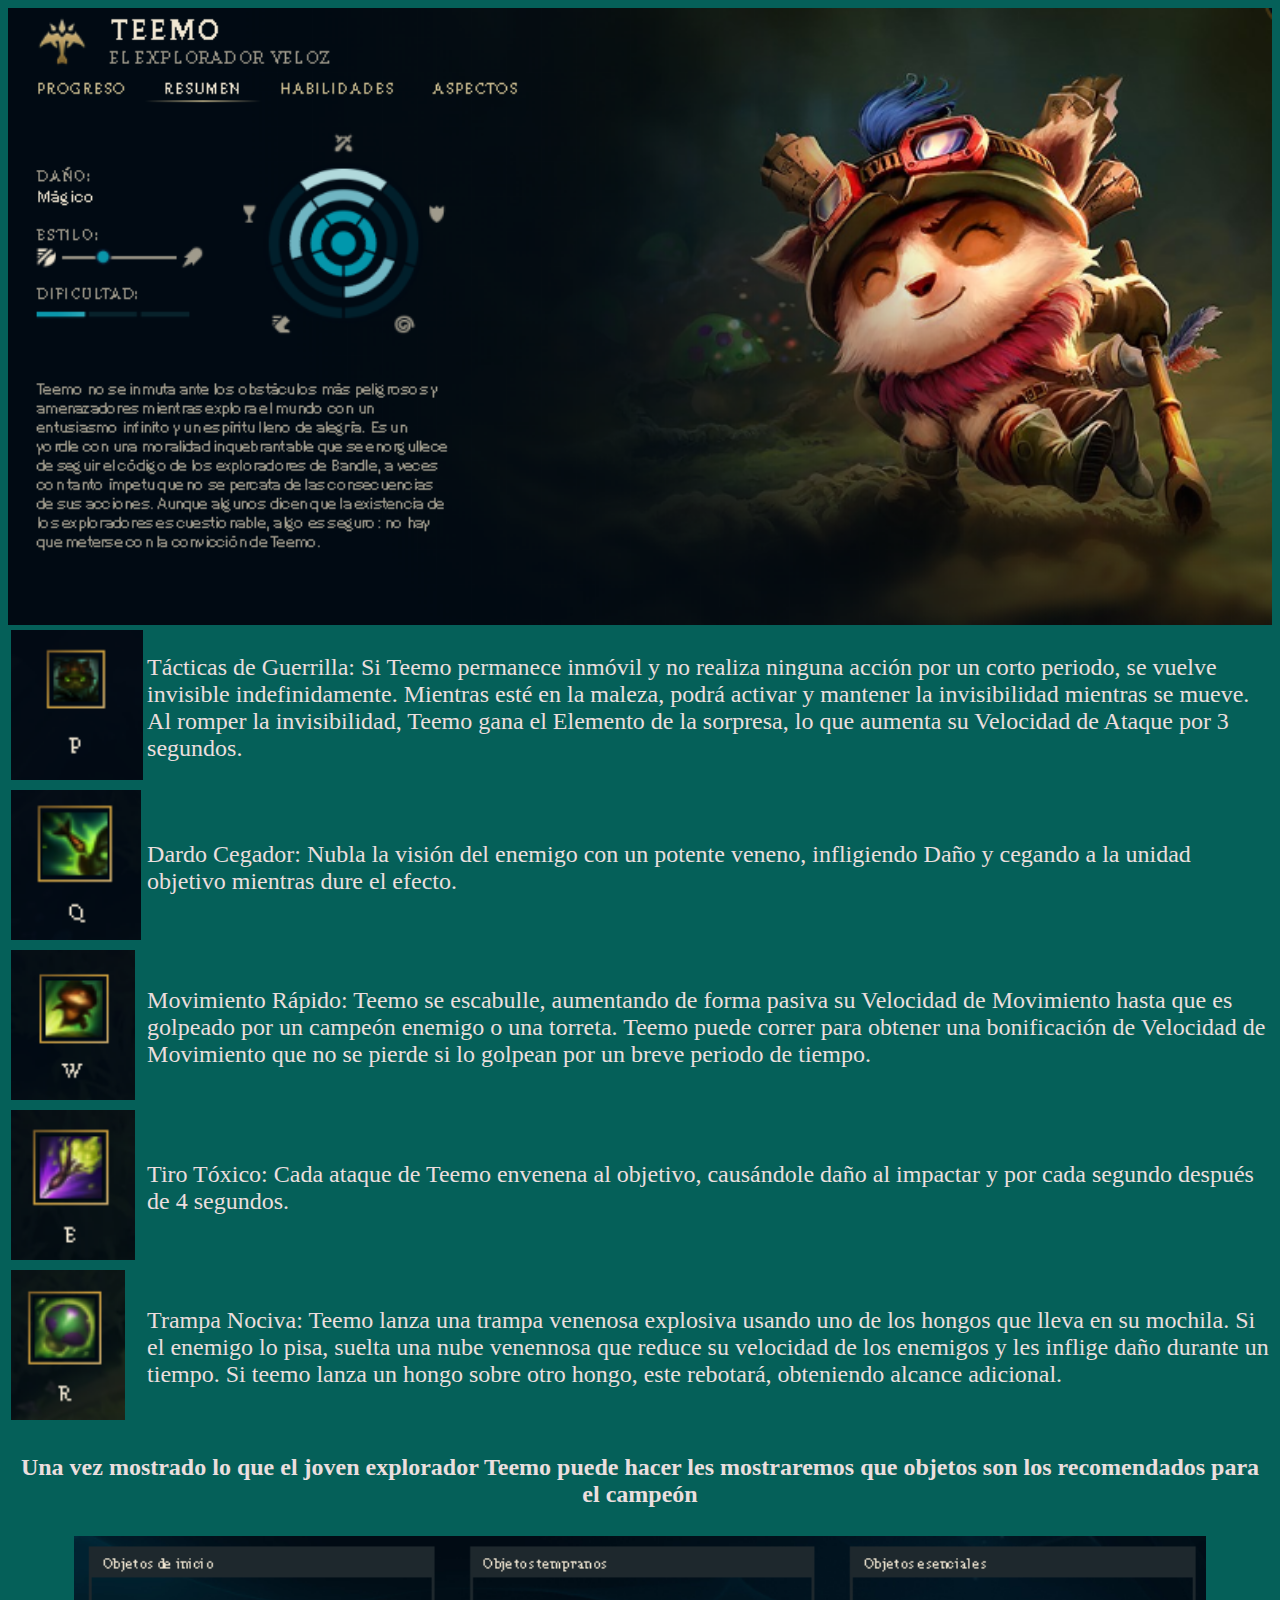
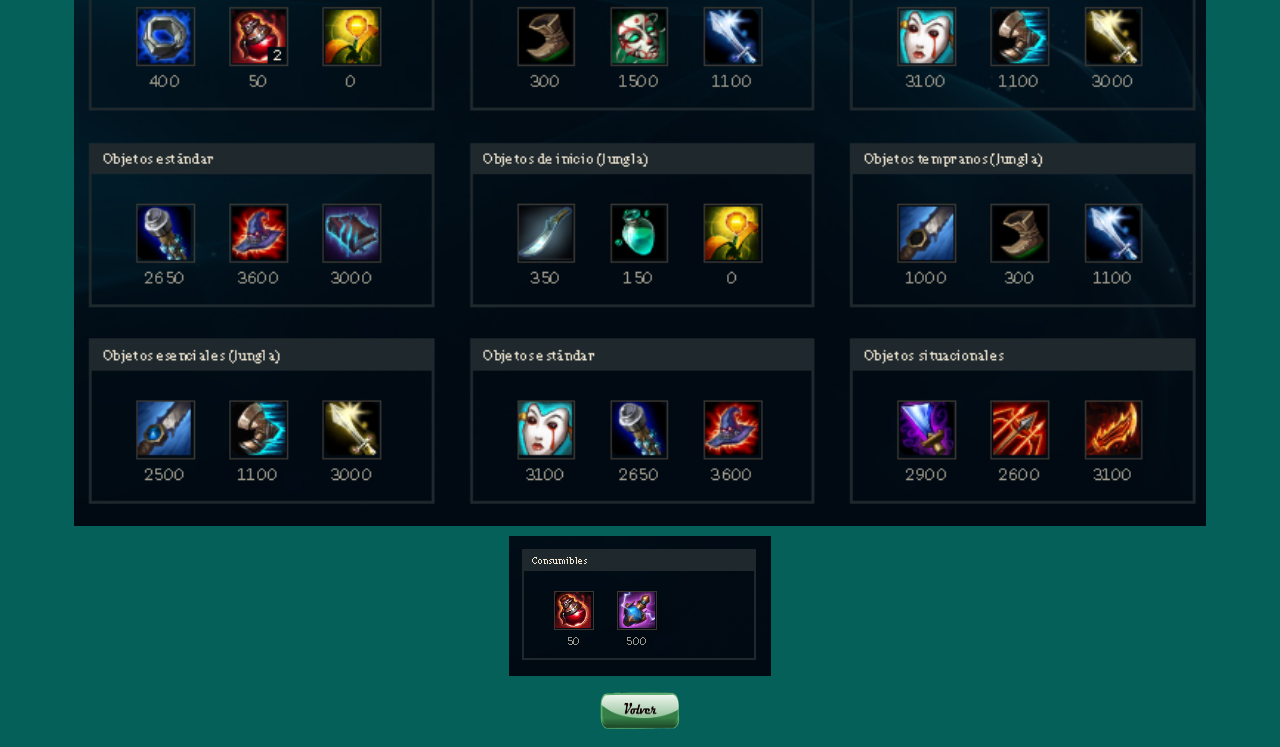
<file: Paginas/Teemo.html>
<!doctype html>
<html>
<head>
<meta charset="utf-8">
<title>Teemo</title>
	<meta http-equiv="Content-Type" content="text/html; charset=utf-8"/>
</head>
<body bgcolor="#056059">
	<img src="../Imagenes/Teemo.jpg" alt="Teemo con especificaciones" align="center" height="100%" width="100%">
	<font color="#EBDEDE" size="+2">
		<table><tr>
		<tr><td><img src="../Imagenes/Teemo%20pasiva.png" alt="Pasiva Teemo" height="150"></td>
		<td> <p>Tácticas de Guerrilla: Si Teemo permanece inmóvil y no realiza ninguna acción por un corto periodo, se vuelve invisible indefinidamente. Mientras esté en la maleza, podrá activar y mantener la invisibilidad mientras se mueve. Al romper la invisibilidad, Teemo gana el Elemento de la sorpresa, lo que aumenta su Velocidad de Ataque por 3 segundos.</p></td></tr>
			<tr><td><img src="../Imagenes/Teemo%20Q.png" alt="Habilidad Q de teemo" height="150"></td> 
			<td><p>Dardo Cegador: Nubla la visión del enemigo con un potente veneno, infligiendo Daño y cegando a la unidad objetivo mientras dure el efecto.</p></td></tr>
			<tr><td><img src="../Imagenes/Teemo%20W.png" alt="Habilidad W teemo" height="150"></td>
			<td><p> Movimiento Rápido: Teemo se escabulle, aumentando de forma pasiva su Velocidad de Movimiento hasta que es golpeado por un campeón enemigo o una torreta. Teemo puede correr para obtener una bonificación de Velocidad de Movimiento que no se pierde si lo golpean por un breve periodo de tiempo.</p></td></tr>
			<tr><td><img src="../Imagenes/Teemo%20E.png" alt="Habilidad E de teemo" height="150"></td>
			<td><p>Tiro Tóxico: Cada ataque de Teemo envenena al objetivo, causándole daño al impactar y por cada segundo después de 4 segundos.</p></td></tr>
			<tr><td><img src="../Imagenes/Teemo%20R.png" alt="Habilidad R teemo" height="150"></td>
			<td><p>Trampa Nociva: Teemo lanza una trampa venenosa explosiva usando uno de los hongos que lleva en su mochila. Si el enemigo lo pisa, suelta una nube venennosa que reduce su velocidad de los enemigos y les inflige daño durante un tiempo. Si teemo lanza un hongo sobre otro hongo, este rebotará, obteniendo alcance adicional.</p></td></tr>
			<tr><th colspan="2"><p>Una vez mostrado lo que el joven explorador Teemo puede hacer les mostraremos que objetos son los recomendados para el campeón</p> </th></tr>
			
			<tr align="center"><th colspan="2"><img src="../Imagenes/Teemo%20Equipamiento.png" alt="Objetos recomendados" height="90%" width="90%"></th></tr>
			<tr align="center"><th colspan="2"><img src="../Imagenes/Teemo%20Equipamiento1.png" alt="Objetos recomendados 1" height="" width=""></th></tr>
		
		</tr></table>
	</font>
<center><a href="Pagina secundaria lol.html"><img src="../Imagenes/Boton3.png" alt="Boton de Volver" width="100" height="50"></a></center>
</body>
</html>
</file>
<file: css/Estilos.css>
@charset "utf-8";
/* CSS Document */
body{ 
	font-family: unifrakturcook;

}

.menu{
	list-style: none;
	padding: 0;
	background: #62C9AE;
	width: 80%;
	max-width: 600px;
	margin: auto;
}

.menu li a{
	text-decoration: none;
	color: #101405;
	padding: 20px;
	display: block;
}

.menu li{
	display: inline-block;
	text-align: center;
}

.menu li a:hover{
	background: #23E1F1;
}
</file>
